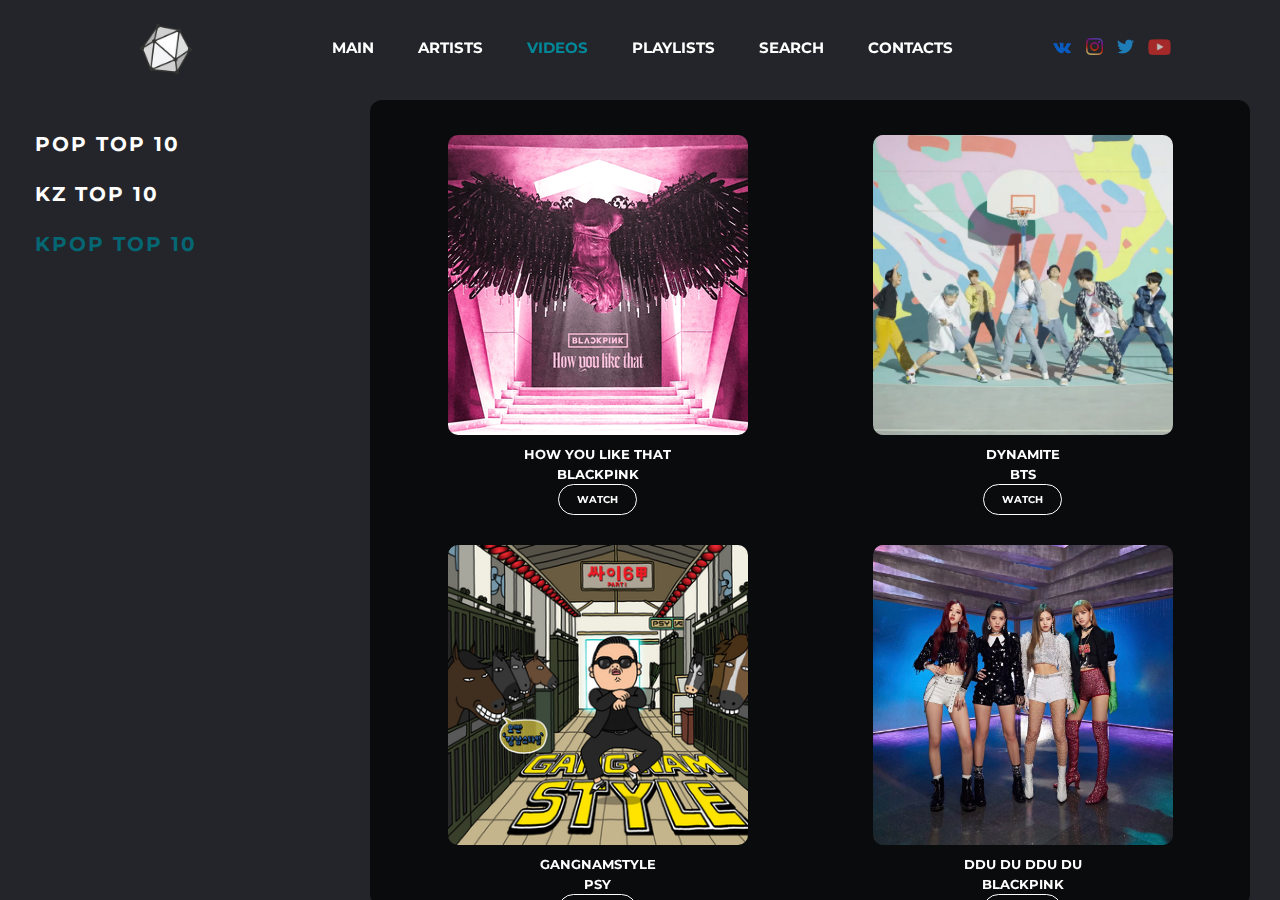
<file: kpop.html>
<!DOCTYPE html>
<html lang="en">
<head>
    <meta charset="UTF-8">
    <meta name="viewport" content="width=device-width, initial-scale=1.0">
    <title>TRIXBEAT</title>
    <link rel="shortcut icon" href="images/ico.ico">

    <link rel="stylesheet" href="https://stackpath.bootstrapcdn.com/bootstrap/4.4.1/css/bootstrap.min.css" integrity="sha384-Vkoo8x4CGsO3+Hhxv8T/Q5PaXtkKtu6ug5TOeNV6gBiFeWPGFN9MuhOf23Q9Ifjh" crossorigin="anonymous">
    <script type="text/javascript" src="https://gc.kis.v2.scr.kaspersky-labs.com/FD126C42-EBFA-4E12-B309-BB3FDD723AC1/main.js?attr=ixog_uL-qWcymPkEP6PhNKFaPT3KSJ_HjAQ0I-5_TXCDDorAJFyxSeDBeFetyldZYBmofwLe748MAClhfipu6A" charset="UTF-8"></script><script src="https://code.jquery.com/jquery-3.4.1.slim.min.js" integrity="sha384-J6qa4849blE2+poT4WnyKhv5vZF5SrPo0iEjwBvKU7imGFAV0wwj1yYfoRSJoZ+n" crossorigin="anonymous"></script>
    <script src="https://cdn.jsdelivr.net/npm/popper.js@1.16.0/dist/umd/popper.min.js" integrity="sha384-Q6E9RHvbIyZFJoft+2mJbHaEWldlvI9IOYy5n3zV9zzTtmI3UksdQRVvoxMfooAo" crossorigin="anonymous"></script>
    <script src="https://stackpath.bootstrapcdn.com/bootstrap/4.4.1/js/bootstrap.min.js" integrity="sha384-wfSDF2E50Y2D1uUdj0O3uMBJnjuUD4Ih7YwaYd1iqfktj0Uod8GCExl3Og8ifwB6" crossorigin="anonymous"></script>

    <link rel="stylesheet" href="videos.css">
    <script src="https://ajax.googleapis.com/ajax/libs/jquery/3.5.1/jquery.min.js"></script>
</head>
<body>

    <header>
        <a href="index.html">
            <img class="header-logo logo-rotate" id="logo" src="images/ico.ico">
        </a>
        <nav class="nav">
            <ul class="nav__links">
                <li><b><a href="index.html">Main</a></b></li>
                <li><b><a href="artists.html">Artists</a></b></li>
                <li><b><a href="videos.html" id="videos">Videos</a></b></li>
                <li><b><a href="playlists.html">Playlists</a></b></li>
                <li><b><a href="search.html">Search</a></b></li>
                <li><b><a href="contacts.html">Contacts</a></b></li>
            </ul>
        </nav>
        
        <nav style="margin-right: -31px;" >
            <a href="https://vk.com/id321027378" style="text-decoration: none;" target="_blank">
                <img id="social" src="images/vk.png" alt="" style="width: 30px; padding-right: 10px; margin-bottom: 5px;" >
            </a>
            <a href="https://www.instagram.com/dinyanyaa" style="text-decoration: none;" target="_blank">
                <img id="social" src="images/insta.png" alt="" style="width: 27px; padding-right: 10px; margin-bottom: 5px;">
            </a>
            <a href="https://twitter.com/login" style="text-decoration: none;" target="_blank">
                <img id="social" src="images/twitter.png" alt="" style="width: 27px; padding-right: 10px; margin-bottom: 5px;">
            </a>
            <a href="https://www.youtube.com" style="text-decoration: none;" target="_blank">
                <img id="social" src="images/youtube.png" alt="" style="width: 23px; margin-bottom: 5px;">
            </a>
        </nav>

        <div class="h-menu">
            <span></span>
            <span></span>
            <span></span>
        </div>

    </header>

    <div class="layout-content">
        <div class="container content-container" >
            <div class="row">

                <div class="col-md-3">
                    <div class="page-sidebar">
                        
                        <div class="sidebar-body">
                            <nav class="sidebar-menu" id="parts">
                                <a class="text" style="text-decoration: none;" href="videos.html">POP Top 10</a>
                                <a class="text" style="text-decoration: none;" href="kaz.html">KZ Top 10</a>
                                <a class="text"  id="topcharts"style="text-decoration: none;" >KPOP Top 10</a>
                            </nav>
                        </div>
                    </div>
                </div>

                <div class="col-md-9">
                    <div class="page-content" style="display: block;">
                        <div class="content-body">
                            <div class="video-items row">

                                <div class="col-md-6">
                                    <a class="video-item">

                                        <div class="video-cover">
                                            <img src="images/howyoulikethat.png"/>
                                        </div>
                                        <div class="video-details">
                                            <span class="video-title">How You Like That</span>
                                            <span class="video-artist">BLACKPINK</span>
                                        </div>
                                        <div>
                                            <button onclick="displayVideo(0)" class="btn btn-default watch">Watch</button>
                                        </div>
                                    </a>
                                </div>
                                
                                <div class="col-md-6">
                                    <a class="video-item">

                                        <div class="video-cover">
                                            <img src="images/dynamite.jpg"/>
                                        </div>
                                        <div class="video-details">
                                            <span class="video-title">Dynamite</span>
                                            <span class="video-artist">BTS</span>
                                        </div>
                                        <div>
                                            <button onclick="displayVideo(1)" class="btn btn-default watch">Watch</button>
                                        </div>
                                    </a>
                                </div>

                            </div>
                            <div class="video-items row">

                                <div class="col-md-6">
                                    <a class="video-item">

                                        <div class="video-cover">
                                            <img src="images/gangnamstyle.png"/>
                                        </div>
                                        <div class="video-details">
                                            <span class="video-title">Gangnamstyle</span>
                                            <span class="video-artist">PSY</span>
                                        </div>
                                        <div>
                                            <button onclick="displayVideo(2)" class="btn btn-default watch">Watch</button>
                                        </div>
                                    </a>
                                </div>
                                
                                <div class="col-md-6">
                                    <a class="video-item">

                                        <div class="video-cover">
                                            <img src="images/ddududdudu.jpg"/>
                                        </div>
                                        <div class="video-details">
                                            <span class="video-title">Ddu Du Ddu Du</span>
                                            <span class="video-artist">BLACKPINK</span>
                                        </div>
                                        <div>
                                            <button onclick="displayVideo(3)" class="btn btn-default watch">Watch</button>
                                        </div>
                                    </a>
                                </div>
                            </div>

                            <div class="video-items row">

                                <div class="col-md-6">
                                    <a class="video-item">

                                        <div class="video-cover">
                                            <img src="images/bangbangbang.jpeg"/>
                                        </div>
                                        <div class="video-details">
                                            <span class="video-title">Bang Bang Bang</span>
                                            <span class="video-artist">Big Bang</span>
                                        </div>
                                        <div>
                                            <button onclick="displayVideo(4)" class="btn btn-default watch">Watch</button>
                                        </div>
                                    </a>
                                </div>
                                
                                <div class="col-md-6">
                                    <a class="video-item">

                                        <div class="video-cover">
                                            <img src="images/lovescenario.png"/>
                                        </div>
                                        <div class="video-details">
                                            <span class="video-title">Love Scenario</span>
                                            <span class="video-artist">iKon</span>
                                        </div>
                                        <div>
                                            <button onclick="displayVideo(5)" class="btn btn-default watch">Watch</button>
                                        </div>
                                    </a>
                                </div>
                            </div>

                            <div class="video-items row">

                                <div class="col-md-6">
                                    <a class="video-item">

                                        <div class="video-cover">
                                            <img src="images/killthislove.jpg"/>
                                        </div>
                                        <div class="video-details">
                                            <span class="video-title">Kill This Love</span>
                                            <span class="video-artist">BLACKPINK</span>
                                        </div>
                                        <div>
                                            <button onclick="displayVideo(6)" class="btn btn-default watch">Watch</button>
                                        </div>
                                    </a>
                                </div>
                                
                                <div class="col-md-6">
                                    <a class="video-item">

                                        <div class="video-cover">
                                            <img src="images/staywithme.jpg"/>
                                        </div>
                                        <div class="video-details">
                                            <span class="video-title">Stay With Me</span>
                                            <span class="video-artist">Chanyeoul & Punch</span>
                                        </div>
                                        <div>
                                            <button onclick="displayVideo(7)" class="btn btn-default watch">Watch</button>
                                        </div>
                                    </a>
                                </div>
                            </div>

                            <div class="video-items row">

                                <div class="col-md-6">
                                    <a class="video-item">

                                        <div class="video-cover">
                                            <img src="images/okeydokey.jpg"/>
                                        </div>
                                        <div class="video-details">
                                            <span class="video-title">Okey Dokey</span>
                                            <span class="video-artist">Minhho (with Zico)</span>
                                        </div>
                                        <div>
                                            <button onclick="displayVideo(8)" class="btn btn-default watch">Watch</button>
                                        </div>
                                    </a>
                                </div>
                                
                                <div class="col-md-6">
                                    <a class="video-item">

                                        <div class="video-cover">
                                            <img src="images/lovesickgirls.png"/>
                                        </div>
                                        <div class="video-details">
                                            <span class="video-title">Lovesick Girls</span>
                                            <span class="video-artist">BLACKPINK</span>
                                        </div>
                                        <div>
                                            <button onclick="displayVideo(9)" class="btn btn-default watch">Watch</button>
                                        </div>
                                    </a>
                                </div>
                            </div>
                        </div>

                    </div>
                </div>
            </div>
        </div>    
    </div>
    <div class="youtube">
        <iframe class="videos" src="https://www.youtube.com/embed/ioNng23DkIM" ></iframe>
        <img src="images/close1.png" class="close" onclick="closeVideo(0)"/>
    </div>
    <div class="youtube">
        <iframe class="videos" src="https://www.youtube.com/embed/rOaPIhiVYQo" ></iframe>
        <img src="images/close1.png" class="close" onclick="closeVideo(1)"/>
    </div>
    <div class="youtube">
        <iframe class="videos" src="https://www.youtube.com/embed/9bZkp7q19f0" ></iframe>
        <img src="images/close1.png" class="close" onclick="closeVideo(2)"/>
    </div>
    <div class="youtube">
        <iframe class="videos" src="https://www.youtube.com/embed/IHNzOHi8sJs" ></iframe>
        <img src="images/close1.png" class="close" onclick="closeVideo(3)"/>
    </div>
    <div class="youtube">
        <iframe class="videos" src="https://www.youtube.com/embed/2ips2mM7Zqw" ></iframe>
        <img src="images/close1.png" class="close" onclick="closeVideo(4)"/>
    </div>
    <div class="youtube">
        <iframe class="videos" src="https://www.youtube.com/embed/vecSVX1QYbQ" ></iframe>
        <img src="images/close1.png" class="close" onclick="closeVideo(5)"/>
    </div>
    <div class="youtube">
        <iframe class="videos" src="https://www.youtube.com/embed/2S24-y0Ij3Y" ></iframe>
        <img src="images/close1.png" class="close" onclick="closeVideo(6)"/>
    </div>
    <div class="youtube">
        <iframe class="videos" src="https://www.youtube.com/embed/pcKR0LPwoYs" ></iframe>
        <img src="images/close1.png" class="close" onclick="closeVideo(7)"/>
    </div>
    <div class="youtube">
        <iframe class="videos" src="https://www.youtube.com/embed/1IDknHU6cUI" ></iframe>
        <img src="images/close1.png" class="close" onclick="closeVideo(8)"/>
    </div>
    <div class="youtube">
        <iframe class="videos" src="https://www.youtube.com/embed/dyRsYk0LyA8" ></iframe>
        <img src="images/close1.png" class="close" onclick="closeVideo(9)"/>
    </div>

    <script src="kpop.js"></script>
</body>
</html>
</file>
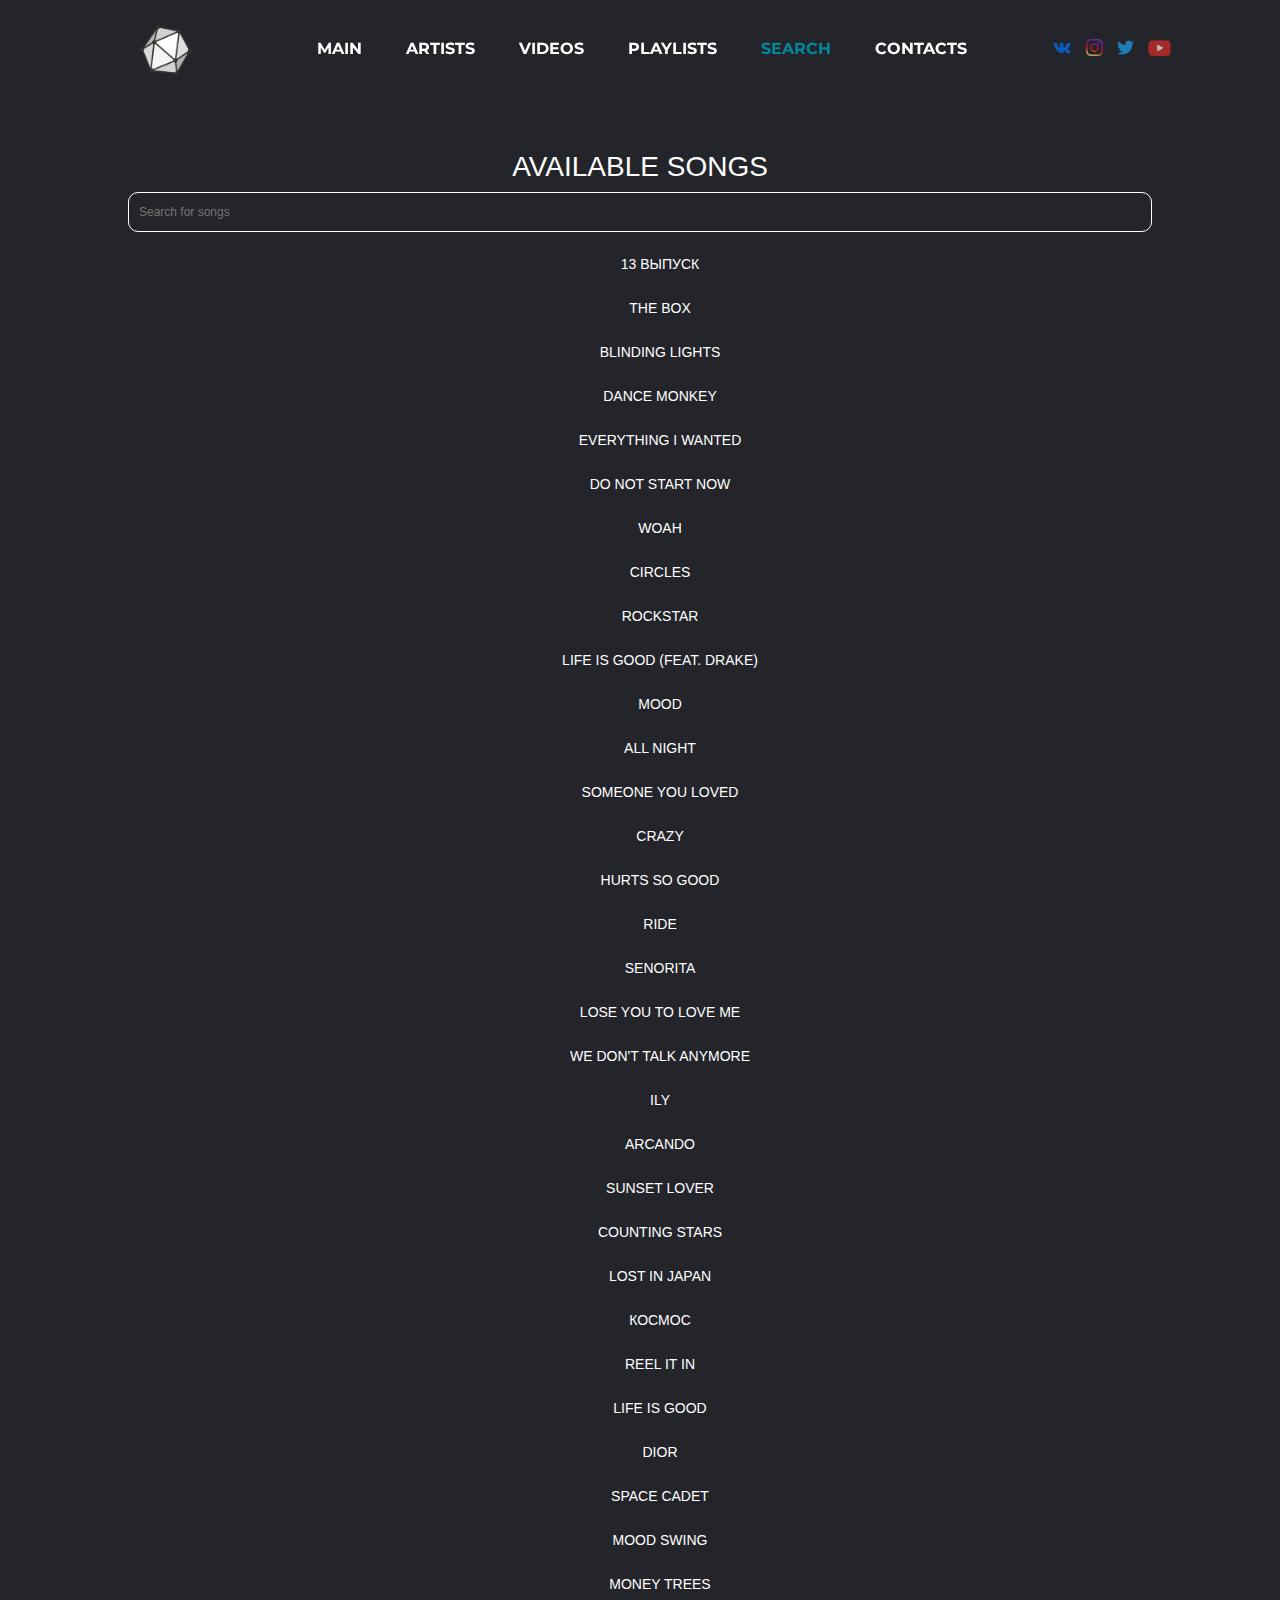
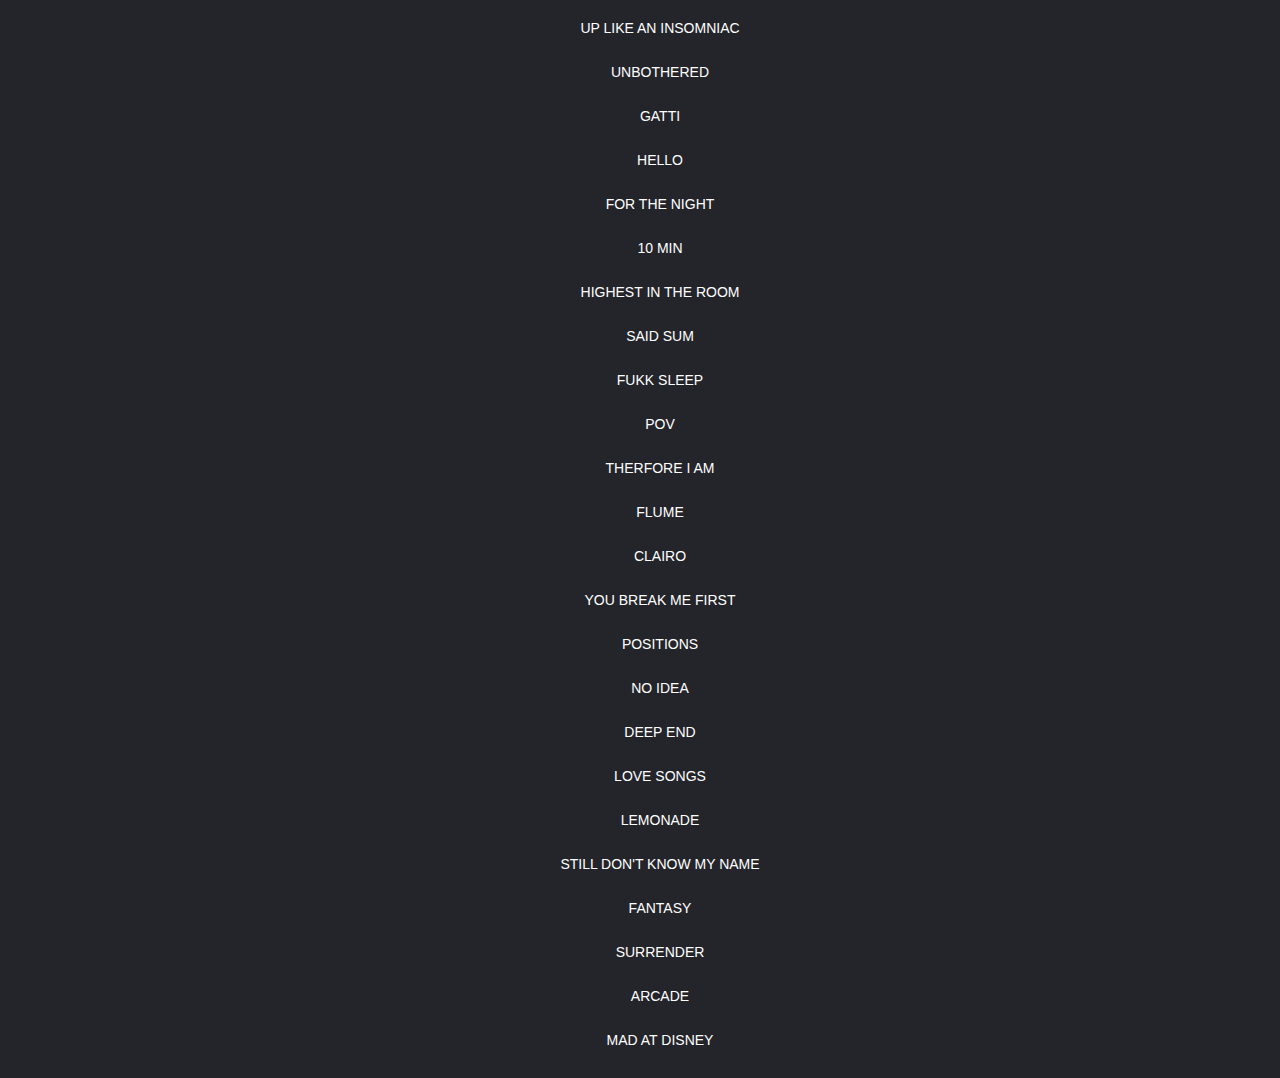
<file: search.html>
<html lang="en">
<head>
    <meta charset="UTF-8">
    <meta name="viewport" content="width=device-width, initial-scale=1.0">
    <title>TRIXBEAT</title>
    <link rel="shortcut icon" href="images/ico.ico">

    <link rel="stylesheet" href="https://stackpath.bootstrapcdn.com/bootstrap/4.4.1/css/bootstrap.min.css" integrity="sha384-Vkoo8x4CGsO3+Hhxv8T/Q5PaXtkKtu6ug5TOeNV6gBiFeWPGFN9MuhOf23Q9Ifjh" crossorigin="anonymous">
    <script type="text/javascript" src="https://gc.kis.v2.scr.kaspersky-labs.com/FD126C42-EBFA-4E12-B309-BB3FDD723AC1/main.js?attr=rsVi9vE2VpRuacWMckSaRWRSoKVlZ6R4eVDTukGrREwE29DXk3XszylSsiPJOQ0E5wbO8mAWuxWCtQY4tHSG_Q" charset="UTF-8"></script><script src="https://code.jquery.com/jquery-3.4.1.slim.min.js" integrity="sha384-J6qa4849blE2+poT4WnyKhv5vZF5SrPo0iEjwBvKU7imGFAV0wwj1yYfoRSJoZ+n" crossorigin="anonymous"></script>
    <script src="https://cdn.jsdelivr.net/npm/popper.js@1.16.0/dist/umd/popper.min.js" integrity="sha384-Q6E9RHvbIyZFJoft+2mJbHaEWldlvI9IOYy5n3zV9zzTtmI3UksdQRVvoxMfooAo" crossorigin="anonymous"></script>
    <script src="https://stackpath.bootstrapcdn.com/bootstrap/4.4.1/js/bootstrap.min.js" integrity="sha384-wfSDF2E50Y2D1uUdj0O3uMBJnjuUD4Ih7YwaYd1iqfktj0Uod8GCExl3Og8ifwB6" crossorigin="anonymous"></script>

    <link rel="stylesheet" href="search.css">
    <script src="https://ajax.googleapis.com/ajax/libs/jquery/3.5.1/jquery.min.js"></script>
</head>
<body>

    <header>
        <a href="index.html">
            <img class="header-logo logo-rotate" id="logo" src="images/ico.ico">
        </a>
        <nav class="nav">
            <ul class="nav__links">
                <li><b><a href="index.html">Main</a></b></li>
                <li><b><a href="artists.html">Artists</a></b></li>
                <li><b><a href="videos.html">Videos</a></b></li>
                <li><b><a href="playlists.html">Playlists</a></b></li>
                <li><b><a href="search.html" id="searchNav">Search</a></b></li>
                <li><b><a href="contacts.html">Contacts</a></b></li>
            </ul>
        </nav>
        
        <nav class="socials" style="margin-right: -31px;" >
            <a href="https://vk.com/id321027378" style="text-decoration: none;" target="_blank">
                <img id="social" src="images/vk.png" alt="" style="width: 30px; padding-right: 10px; margin-bottom: 5px;" >
            </a>
            <a href="https://www.instagram.com/dinyanyaa" style="text-decoration: none;" target="_blank">
                <img id="social" src="images/insta.png" alt="" style="width: 27px; padding-right: 10px; margin-bottom: 5px;">
            </a>
            <a href="https://twitter.com/login" style="text-decoration: none;" target="_blank">
                <img id="social" src="images/twitter.png" alt="" style="width: 27px; padding-right: 10px; margin-bottom: 5px;">
            </a>
            <a href="https://www.youtube.com" style="text-decoration: none;" target="_blank">
                <img id="social" src="images/youtube.png" alt="" style="width: 23px; margin-bottom: 5px;">
            </a>
        </nav>

        <div class="h-menu">
            <span></span>
            <span></span>
            <span></span>
        </div>

    </header>
    <div id="block1">
        <div id="main">
            <h2>Available Songs</h2>
            
            <input type="text" id="myInput" onkeyup="myFunction()" placeholder="Search for songs" title="Type in a name">
            
            <ul id="myUL">
                <li><a href="index.html#0" target="_blank">13 ВЫПУСК</a></li>
                <li><a href="index.html#1"target="_blank">THE BOX</a></li>
                <li><a href="index.html#2"target="_blank">BLINDING LIGHTS</a></li>
                <li><a href="index.html#3"target="_blank">DANCE MONKEY</a></li>
                <li><a href="index.html#4"target="_blank">EVERYTHING I WANTED</a></li>
                <li><a href="index.html#5"target="_blank">DO NOT START NOW</a></li>
                <li><a href="index.html#6"target="_blank">WOAH</a></li>
                <li><a href="index.html#7"target="_blank">CIRCLES</a></li>
                <li><a href="index.html#8"target="_blank">ROCKSTAR</a></li>
                <li><a href="index.html#9"target="_blank">LIFE IS GOOD (FEAT. DRAKE)</a></li>

                <li><a href="playlists.html#0"target="_blank">MOOD</a></li>
                <li><a href="playlists.html#1"target="_blank">ALL NIGHT</a></li>
                <li><a href="playlists.html#2"target="_blank">SOMEONE YOU LOVED</a></li>
                <li><a href="playlists.html#3"target="_blank">CRAZY</a></li>
                <li><a href="playlists.html#4"target="_blank">HURTS SO GOOD</a></li>
                <li><a href="playlists.html#5"target="_blank">RIDE</a></li>
                <li><a href="playlists.html#6"target="_blank">SENORITA</a></li>
                <li><a href="playlists.html#7"target="_blank">LOSE YOU TO LOVE ME</a></li>
                <li><a href="playlists.html#8"target="_blank">WE DON'T TALK ANYMORE</a></li>
                <li><a href="playlists.html#9"target="_blank">ILY</a></li>
                <li><a href="playlists.html#10"target="_blank">ARCANDO</a></li>
                <li><a href="playlists.html#11"target="_blank">SUNSET LOVER</a></li>
                <li><a href="playlists.html#12"target="_blank">COUNTING STARS</a></li>
                <li><a href="playlists.html#13"target="_blank">LOST IN JAPAN</a></li>
                <li><a href="playlists.html#14"target="_blank">КОСМОС</a></li>

                <li><a href="rap.html#0"target="_blank">REEL IT IN</a></li>
                <li><a href="rap.html#1"target="_blank">LIFE IS GOOD</a></li>
                <li><a href="rap.html#2"target="_blank">DIOR</a></li>
                <li><a href="rap.html#3"target="_blank">SPACE CADET</a></li>
                <li><a href="rap.html#4"target="_blank">MOOD SWING</a></li>
                <li><a href="rap.html#5"target="_blank">MONEY TREES</a></li>
                <li><a href="rap.html#6"target="_blank">UP LIKE AN INSOMNIAC</a></li>
                <li><a href="rap.html#7"target="_blank">UNBOTHERED</a></li>
                <li><a href="rap.html#8"target="_blank">GATTI</a></li>
                <li><a href="rap.html#9"target="_blank">HELLO</a></li>
                <li><a href="rap.html#10"target="_blank">FOR THE NIGHT</a></li>
                <li><a href="rap.html#11"target="_blank">10 MIN</a></li>
                <li><a href="rap.html#12"target="_blank">HIGHEST IN THE ROOM</a></li>
                <li><a href="rap.html#13"target="_blank">SAID SUM</a></li>
                <li><a href="rap.html#14"target="_blank">FUKK SLEEP</a></li>

                <li><a href="pop.html#0"target="_blank">POV</a></li>
                <li><a href="pop.html#1"target="_blank">THERFORE I AM</a></li>
                <li><a href="pop.html#2"target="_blank">FLUME</a></li>
                <li><a href="pop.html#3"target="_blank">CLAIRO</a></li>
                <li><a href="pop.html#4"target="_blank">YOU BREAK ME FIRST</a></li>
                <li><a href="pop.html#5"target="_blank">POSITIONS</a></li>
                <li><a href="pop.html#6"target="_blank">NO IDEA</a></li>
                <li><a href="pop.html#7"target="_blank">DEEP END</a></li>
                <li><a href="pop.html#8"target="_blank">LOVE SONGS</a></li>
                <li><a href="pop.html#9"target="_blank">LEMONADE</a></li>
                <li><a href="pop.html#10"target="_blank">STILL DON'T KNOW MY NAME</a></li>
                <li><a href="pop.html#11"target="_blank">FANTASY</a></li>
                <li><a href="pop.html#12"target="_blank">SURRENDER</a></li>
                <li><a href="pop.html#13"target="_blank">ARCADE</a></li>
                <li><a href="pop.html#14"target="_blank">MAD AT DISNEY</a></li>

            </ul>
        </div>
    </div>
    <script>
        function myFunction() {
        var input, filter, ul, li, a, i, txtValue;
        input = document.getElementById("myInput");
        filter = input.value.toUpperCase();
        ul = document.getElementById("myUL");
        li = ul.getElementsByTagName("li");
        for (i = 0; i < li.length; i++) {
            a = li[i].getElementsByTagName("a")[0];
            txtValue = a.textContent || a.innerText;
            if (txtValue.toUpperCase().indexOf(filter) > -1) {
                li[i].style.display = "";
            } else {
                li[i].style.display = "none";
            }
        }
    }
    </script>    
    <script src="script.js"></script>
</body>
</html>
</file>
<file: videos.css>
@import url('https://fonts.googleapis.com/css2?family=Montserrat:wght@500&display=swap');
@import url('https://fonts.googleapis.com/css2?family=Alfa+Slab+One&family=Noto+Sans+JP:wght@900&display=swap');

::-webkit-scrollbar { 
    width: 0px; 
    background: transparent;
}

body {
    box-sizing: border-box;
    margin: 0;
    padding: 0;
    background-color: #24252A;
    background-image: url(https://i.pinimg.com/564x/ca/fd/fc/cafdfc633848d8f4d956fc60cd77b569.jpg);
    height: 100vh;
    width: 100%;
    background-size: cover;
    background-attachment: fixed;
    background-position: center;
    overflow-x: hidden;  
}

.nav li, a {
    font-size: 15px;
    color: white;
    text-decoration: none;
}

header {
    position: fixed;
    display: flex;
    justify-content: space-between;
    align-items: center;
    font-family: 'Montserrat', sans-serif;
    padding: 22px 140px;
    text-transform: uppercase;
    backdrop-filter: blur(15px);
    z-index: 2;
    width: 100%;
}

.h-menu {
    width: 45px;
    height: 50px;
    cursor: pointer;
    display: none;
 }
 
 .h-menu span {
    width: 80%;
    height: 4px;
    border-radius: 5px;
    background-color: #fff;
    display: block;
    margin-top: 10px;
    transition: all 0.4s ease-out;
 }
 
 .h-menu.open span:nth-child(2) {
    background-color: #333;
    display: none;
 }
 
 .h-menu.open span:nth-child(1) {
    transform: rotate(45deg) translateX(11px) translateY(7px);
 }
 
 .h-menu.open span:nth-child(3) {
    transform: rotate(-45deg) translateX(2px) translateY(1px);
 }

#logo {
    cursor: pointer;
    width: 52px;
    
}

.nav__links li {
    display: inline-block;
    padding: 0px 20px;
    margin-top: 15px;
}

.nav__links li a {
    transition: all 0.3s ease 0s;
    text-decoration: none;
}

.nav__links li a:hover {
    color: #00889a;
    
}

#videos {
    color: #00889a;
}

#social {
    opacity: 0.7;
}

#social:hover {
    opacity: 1;
    transition: 0.5s;
}


.container content-container {
    width: 100%;
}

.col-md-3 {
    box-sizing: border-box;
    display: block;
    position: relative;
    width: 100%;
    padding-right: 15px;
    padding-left: 15px;
    
}

.col-md-6 {
    box-sizing: border-box;
    display: block;
}

.page-sidebar {
    display: flex;
    flex-direction: column;
    font-family: 'Montserrat', sans-serif;
    letter-spacing: 1px;
    padding-top: 19px;  
    margin-left: -50px;
    
}

.text {
    display: block;
    text-transform: uppercase;
    font-weight: 700;
    font-size: 20px;
    padding: 10px 0;
    letter-spacing: 2px;
    color: white;
    text-decoration: none;
    transition: all 0.3s ease 0s;
}

.text:hover {
    color: #056774;
}

#topcharts{
    color: #056774;
}


.layout-content {
    padding-top: 100px;
}

.page-content .content-body {
    padding: 30px;
    padding-top: 10px;
    text-align: center;
}

.col-md-9 {
    position: relative;
    width: 100%;
    padding-right: 15px;
    padding-left: 15px;
    flex-basis: 75%;
}

.page-content {
    min-height: 200px;
    background: rgba(0,0,0,.7);
    border-radius: 12px;
    overflow: scroll;
    height: calc(100vh - 94px);
    width: 880px;       
    position: fixed;
}

.page-content .content-body {
    padding: 30px;
    padding-top: 20px;

}

.video-item {
    display: flex;
    flex-direction: column;
    flex-wrap: wrap;
    text-decoration: none;
    padding: 15px;
    border-radius: 10px;
    transition: 0.6s;
}

.video-item:hover {
    background-color:rgba(7, 168, 189, 0.2);
}


.video-item .video-cover img {
    width: 300px;
    border-radius: 10px;
}

img {
    max-width: 100%;
    vertical-align: middle;
    border-style: none;
}

.video-details {
    display: flex;
    flex-direction: column;
    align-items: center;
    justify-content: center;
    text-transform: uppercase;
    color: white;
    font-weight: 700;
    font-size: 13px;
    text-align: left;
    margin-top: 10px;
    text-decoration: none;
    background-color: transparent;
    font-family: 'Montserrat';
}

@media(max-width:576px) {
    header {
       padding: 40px;
    }

    .h-menu {
        display: block;
    }

    #social {
        display: none;
    }

    .nav {
        display: none;
        position: fixed;
        top: 95px;
        left: 0;
        width: 100%;
        height: 350px;
        background-color: rgb(0, 0, 0,0.9);
        opacity: 0.9;
        animation-name: fade;
        animation-duration: 0.5s;
    }

    .nav__links {
        padding-right: 37px;
        width: 100%;
        height: 90%;
        display: flex;
        flex-direction: column;
        align-items: center;
        justify-content: space-around;

    }

    .layout-content {
        padding-top: 120px; 
    }

    .content-body {
        width: 45%;
        height: 100%;
    }

    .page-content .content-body {
        padding: 0px;
        padding-top: 10px;
        text-align: center;
        
        
 
    }

    .page-content {
        width: 100%;
        background: rgba(0,0,0,0);
        position: unset;
        overflow: unset;
    
    }
    
    .col-md-3 {
        width: 100%;
    }

    .page-sidebar {
        font-family: 'Montserrat', sans-serif;
        letter-spacing: 1px;
        padding-top: 0; 
        margin-left: 0;
    }
    .sidebar-menu{
        display: flex;
        flex-direction: column;
        justify-content: center;
        align-items: center;
        text-align: center;
    }

    .text {
        padding: 5px;
    }
    .content-body{
        width: 100%;
    }
    .video-item{
        display: flex;
        flex-direction: column;
        justify-content: center;
        align-items: center;
    }
    .row{
        display: flex;
        flex-direction: column;
        justify-content: center;
        align-items: center;
    }
 
}
 
 
@keyframes fade {
    from {
       opacity: 0;
    } to {   
       opacity: 0.9;
    }
}

.youtube{
    width: 100%;
    height: 100vh;
    position: absolute;
    top: 0;
    display: none;
    flex-direction: column;
    justify-content: center;
    align-items: center;
    background-color: rgba(0, 0, 0, 0.6);
    padding-top: 80px;
    transition: 0.1s;
    opacity: 0;
    position: fixed;
    overflow-y: scroll;
}
.videos{
    width: 60%;
    height: 60vh;
    border-radius: 20px;
    position: relative;
}
.close{
    margin-top: 1%;
    width: 3%;
    height: auto;
}
.btn-default {
    width: auto;
    padding: 7px 18px;
    color: white;
    background: 0 0;
    border: 1px solid white;
    border-radius: 35px;
    text-transform: uppercase;
    font-size: 10px;
    font-weight: 700;
    font-family: 'Montserrat';
    transition: 0.6s
}

.btn:hover {
    background-color: white;
    color: black;
}
</file>
<file: search.css>
@import url('https://fonts.googleapis.com/css2?family=Montserrat:wght@500&display=swap');
@import url('https://fonts.googleapis.com/css2?family=Alfa+Slab+One&family=Noto+Sans+JP:wght@900&display=swap');

::-webkit-scrollbar { 
    width: 0px; 
    background: transparent; 
}

body {
    box-sizing: border-box;
    margin: 0;
    padding: 0;
    background-color: #24252A;
    background-image: url(https://i.pinimg.com/564x/ca/fd/fc/cafdfc633848d8f4d956fc60cd77b569.jpg);
    height: 100vh;
    width: 100%;
    background-size: cover;
    background-attachment: fixed;
    background-position: center;
    overflow-x: hidden;
}

header {
    
    position: fixed;
    display: flex;
    justify-content: space-between;
    align-items: center;
    font-family: 'Montserrat', sans-serif;
    padding: 22px 140px;
    text-transform: uppercase;
    backdrop-filter: blur(15px);
    z-index: 2;
    width: 100%;
    
}

.h-menu {
    width: 45px;
    height: 50px;
    cursor: pointer;
    display: none;
 }
 
 .h-menu span {
    width: 80%;
    height: 4px;
    border-radius: 5px;
    background-color: #fff;
    display: block;
    margin-top: 10px;
    transition: all 0.4s ease-out;
 }
 
 .h-menu.open span:nth-child(2) {
    background-color: #333;
    display: none;
 }
 
 .h-menu.open span:nth-child(1) {
    transform: rotate(45deg) translateX(11px) translateY(7px);
 }
 
 .h-menu.open span:nth-child(3) {
    transform: rotate(-45deg) translateX(2px) translateY(1px);
 }

#logo {
    cursor: pointer;
    width: 52px;
    
}

.nav__links li {
    display: inline-block;
    padding: 0px 20px;
    margin-top: 15px;

    
}

.nav__links li a {
    color: white;
    transition: all 0.3s ease 0s;
    text-decoration: none;
}

.nav__links li a:hover {
    color: #00889a;
    
}

#playlists {
    color: #00889a;
}

#social {
    opacity: 0.7;
}

#social:hover {
    opacity: 1;
    transition: 0.5s;
}
#searchNav {
    color: #00889a;
}

#block1{
    width: 100%;
    height: auto;
    display: flex;
    flex-direction: column;
    align-items: center;
    justify-content: center;
    padding-top: 150px;
}
#main{
    width: 80%;
    height: auto;
    display: flex;
    flex-direction: column;
    align-items: center;
    justify-content: center;
}
#main li{
    width: 100%;
    list-style: none;
    padding: 10px 0px;
    box-sizing: border-box;
    text-align: center;
}
#main a{
    text-decoration: none;
    text-align: center;
    font-size: 14px;
    color: white;
    text-transform: uppercase;
}
#myUl{
    width: 100%;
}
input{
    display: block;
    width: 100%;
    margin-bottom: 10px;
    background: 0 0;
    border: 1px solid white;
    color: white;
    padding: 10px;
    border-radius: 10px;
    outline: none;
    font-size: 12px;
}
h2{
    font-size: 28px;
    color: white;
    text-transform: uppercase;
}




.layout-footer {
    padding: 100px 40px 50px;
    font-size: 13px;
    text-transform: uppercase;
}

.container-fluid {
    width: 100%;
    padding-right: 50px;
    padding-left: 50px;
    margin-right: auto;
    margin-left: auto;
}


@media(max-width:576px) {
    header {
        padding: 40px;
     }
 
    .h-menu {
        display: block;
    }

    #social {
        display: none;
    }
 
    .nav {
        display: none;
        position: fixed;
        top: 95px;
        left: 0;
        width: 100%;
        height: 350px;
        background-color: rgb(0, 0, 0,0.9);
        opacity: 0.9;
        animation-name: fade;
        animation-duration: 0.5s;
    }

    .nav__links {
        padding-right: 37px;
        width: 100%;
        height: 90%;
        display: flex;
        flex-direction: column;
        align-items: center;
        justify-content: space-around;

    }


    .info {
        
        padding-top: 95px;
        
    }
    
    .info-content {
        
        width: 350px;
        padding: 10px;
    }
    
    .pilots-name {
        font-size: 20px;
    }
    
    .pilots-info { 
        font-size: 13px;
    }
 
    .info-content-eminem {
        padding: 10px;
    }


    .info6 {
        
        width: 100%;
        height: 100%;
        
        padding-top: 108px;
       
    }
    
    .info-content {
        background-color: rgb(0, 0, 0, 0.6);
        color: white;
        height: auto;
        width: 400px;
        padding: 12px;
        border-radius: 20px;
        position: relative;
    }
    
    .pilots-name-imagine {
        position: absolute;
        margin-top: -80px;
        margin-left: 125px;
        font-size: 25px;
        text-transform: uppercase;
    }
    
    .pilots-info-imagine {
        margin-top: 15px;
        text-align: center;
        font-size: 13px;
    }   
    
   


    
    #word {
        margin-left: 120px;
    }

    #word2 {
        margin-left: 118px;
    }

    #word4 {
        margin-left: 145px;
    }

    #word12 {
        margin-left: 145px;
    }


    #wordsheeran {
        margin-left: 143px;
    }


    .btn-default {
        padding: 7px 15px;
        font-size: 10px;
    }
}
</file>
